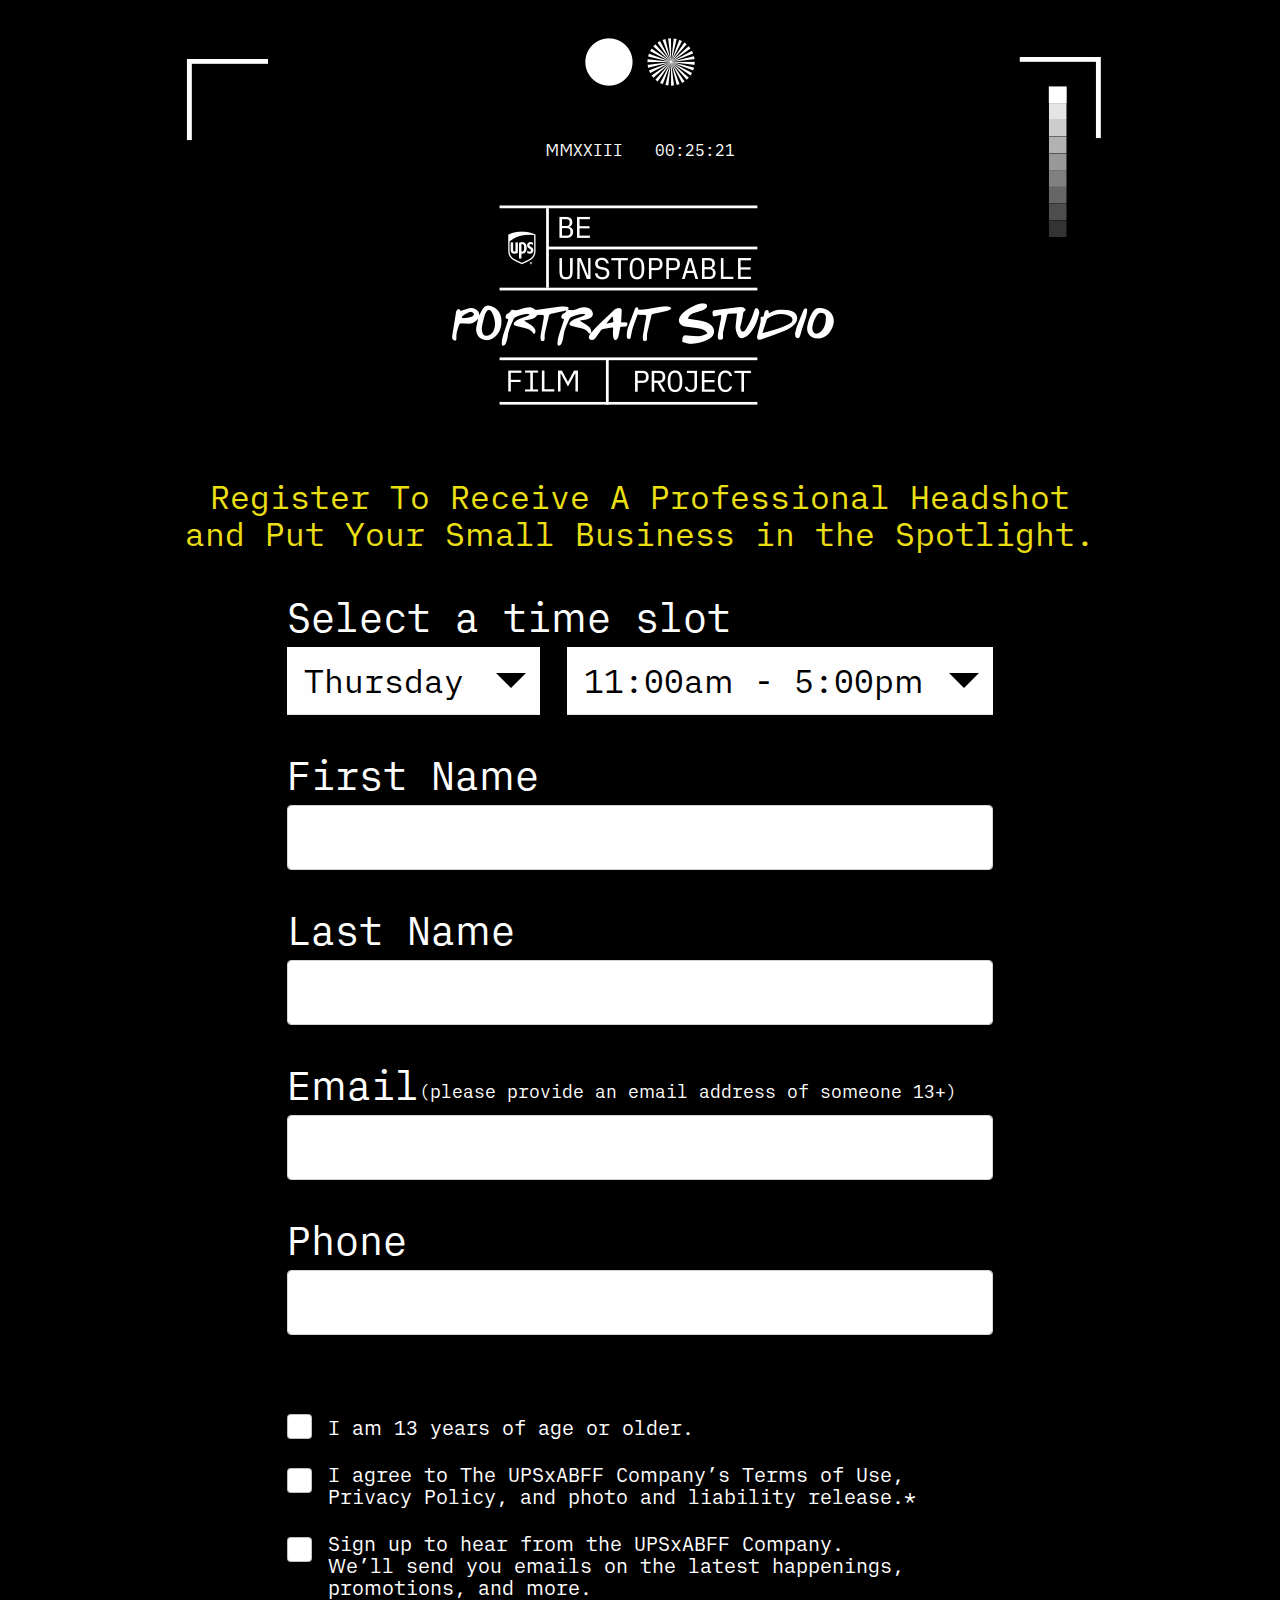
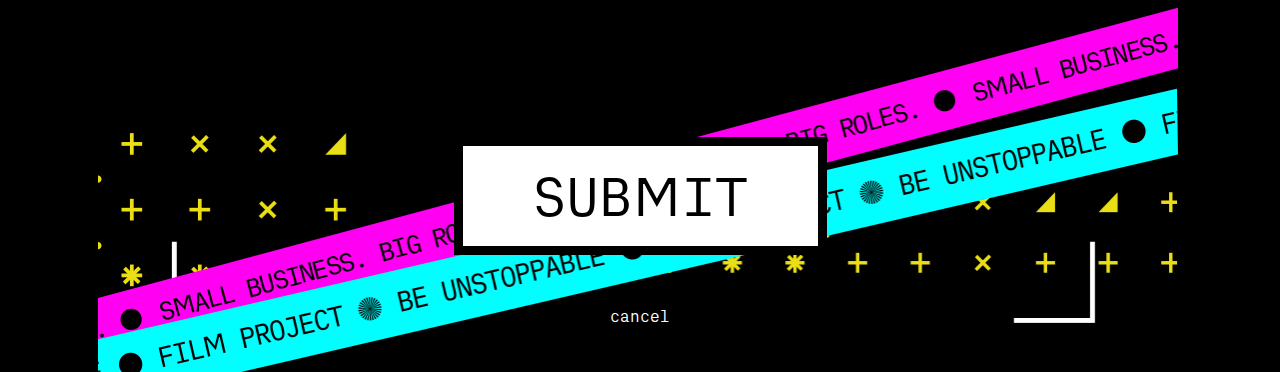
<file: index.html>
<!DOCTYPE html>
<html lang="en">

<head>
    <!-- Required meta tags -->
    <meta charset="utf-8" />
    <meta name="viewport" content="width=device-width, initial-scale=1" />

    <!-- Bootstrap CSS -->
    <link href="assets/css/bootstrap.min.css" rel="stylesheet" />
    <link href="assets/css/all.min.css" rel="stylesheet" />
    <link href="assets/css/fontawesome.css" rel="stylesheet" />
    <link href="assets/css/owl.carousel.min.css" rel="stylesheet" />
    <link href="assets/css/aos.css" rel="stylesheet" />
    <link href="assets/css/default.css" rel="stylesheet" />
    <link href="assets/css/style.css" rel="stylesheet" />
    <link href="assets/css/responsive.css" rel="stylesheet" />

    

    <title>Hello, world!</title>
</head>

<body>

    <!-- =================== HEADER AREA START ===================== -->

    <main>
        <!-- <img src="assets/img/body_bg.png" alt="" class="body_bg"> -->
        <!-- section start  -->
        <section class="form_section">
            <div class="container">
                <div class="row">

                    <div class="header_img">
                        <img src="assets/img/right_icon.png" alt="" class="left_img">
                        <img src="assets/img/circle_icon.png" alt="" class="circle_img">
                        <div class="logo_content">
                            <div class="logo_text">
                                <span>MMXXIII</span>
                                <span>00:25:21</span>
                            </div>
                            <img src="assets/img/logo.png" alt="" class="logo">
                        </div>
                        <img src="assets/img/left_icon.png" alt="" class="right_img">
                    </div>

                    <h2 class="form_title">
                        Register To Receive A Professional Headshot  <br>
                        and Put Your Small Business in the Spotlight.
                    </h2>

                    <form>

                        <div class="form-group mb_30">
                            <label for="fname">Select a time slot</label>
                            <div class="select_wrap">
                                <div class="custom-select select_group_1">
                                    <select>
                                        <option value="0">Thursday</option>
                                        <option value="1">Sunday</option>
                                        <option value="2">Monday</option>
                                        <option value="2">Wednesday</option>
                                        <option value="3">Tuesday</option>
                                        <option value="4">Saturday</option>
                                        <option value="5">friday</option>
                                    </select>
                                </div>
                                <div class="custom-select select_group_2">
                                    <select>
                                        <option value="0">11:00am - 5:00pm</option>
                                        <option value="1">12:00am - 6:00pm</option>
                                        <option value="2">10:00am - 3:00pm</option>
                                        <option value="2">11:00am - 5:00pm</option>
                                        <option value="2">11:00am - 5:00pm</option>
                                        <option value="2">11:00am - 5:00pm</option>
                                    </select>
                                </div>
                            </div>
                        </div>

                        <div class="form-group mb_30">
                            <label for="fname">First Name</label>
                            <input type="text" class="form-control" id="fname" placeholder="">
                        </div>
                        <div class="form-group mb_30">
                            <label for="lname">Last Name</label>
                            <input type="text" class="form-control" id="lname" placeholder="">
                        </div>
                        <div class="form-group mb_30">
                            <label for="email">Email 
                                <span class="small_text">(please provide an email address of someone 13+)</span>
                            </label>
                            <input type="email" class="form-control" id="email" placeholder="">
                        </div>
                        <div class="form-group mb_30 phone">
                            <label for="phone">Phone</label>
                            <input type="tel" class="form-control" id="phone" placeholder="">
                        </div>

                        <div class="form-group">
                            <div class="form-check">
                                <input class="form-check-input" type="checkbox" id="gridCheck1">
                                <label class="form-check-label" for="gridCheck1">
                                    I am 13 years of age or older.
                                </label>
                            </div>
                        </div>
                        <div class="form-group">
                            <div class="form-check">
                                <input class="form-check-input" type="checkbox" id="gridCheck2">
                                <label class="form-check-label" for="gridCheck2">
                                    I agree to The UPSxABFF Company’s Terms of Use, Privacy Policy, and photo and liability release.*
                                </label>
                            </div>
                        </div>
                        <div class="form-group">
                            <div class="form-check">
                                <input class="form-check-input" type="checkbox" id="gridCheck3">
                                <label class="form-check-label" for="gridCheck3">
                                    Sign up to hear from the UPSxABFF Company. <br>
                                    We’ll send you emails on the latest happenings, promotions, and more.
                                </label>
                            </div>
                        </div>
                      </form>
                    <div class="btns_group">
                        <a href="#" class="form_btn">Submit</a>
                        <a href="#" class="cancel_btn">cancel</a>
                    </div>

                    <div class="footer_img">
                        <img src="assets/img/footer_bg.png" alt="">
                    </div>
                </div>
            </div>
        </section>
    </main>

    <!-- =================== HEADER AREA END ===================== -->


    <script>
        var x, i, j, l, ll, selElmnt, a, b, c;
        /*look for any elements with the class "custom-select":*/
        x = document.getElementsByClassName("custom-select");
        l = x.length;
        for (i = 0; i < l; i++) {
          selElmnt = x[i].getElementsByTagName("select")[0];
          ll = selElmnt.length;
          /*for each element, create a new DIV that will act as the selected item:*/
          a = document.createElement("DIV");
          a.setAttribute("class", "select-selected");
          a.innerHTML = selElmnt.options[selElmnt.selectedIndex].innerHTML;
          x[i].appendChild(a);
          /*for each element, create a new DIV that will contain the option list:*/
          b = document.createElement("DIV");
          b.setAttribute("class", "select-items select-hide");
          for (j = 1; j < ll; j++) {
            /*for each option in the original select element,
            create a new DIV that will act as an option item:*/
            c = document.createElement("DIV");
            c.innerHTML = selElmnt.options[j].innerHTML;
            c.addEventListener("click", function(e) {
                /*when an item is clicked, update the original select box,
                and the selected item:*/
                var y, i, k, s, h, sl, yl;
                s = this.parentNode.parentNode.getElementsByTagName("select")[0];
                sl = s.length;
                h = this.parentNode.previousSibling;
                for (i = 0; i < sl; i++) {
                  if (s.options[i].innerHTML == this.innerHTML) {
                    s.selectedIndex = i;
                    h.innerHTML = this.innerHTML;
                    y = this.parentNode.getElementsByClassName("same-as-selected");
                    yl = y.length;
                    for (k = 0; k < yl; k++) {
                      y[k].removeAttribute("class");
                    }
                    this.setAttribute("class", "same-as-selected");
                    break;
                  }
                }
                h.click();
            });
            b.appendChild(c);
          }
          x[i].appendChild(b);
          a.addEventListener("click", function(e) {
              /*when the select box is clicked, close any other select boxes,
              and open/close the current select box:*/
              e.stopPropagation();
              closeAllSelect(this);
              this.nextSibling.classList.toggle("select-hide");
              this.classList.toggle("select-arrow-active");
            });
        }
        function closeAllSelect(elmnt) {
          /*a function that will close all select boxes in the document,
          except the current select box:*/
          var x, y, i, xl, yl, arrNo = [];
          x = document.getElementsByClassName("select-items");
          y = document.getElementsByClassName("select-selected");
          xl = x.length;
          yl = y.length;
          for (i = 0; i < yl; i++) {
            if (elmnt == y[i]) {
              arrNo.push(i)
            } else {
              y[i].classList.remove("select-arrow-active");
            }
          }
          for (i = 0; i < xl; i++) {
            if (arrNo.indexOf(i)) {
              x[i].classList.add("select-hide");
            }
          }
        }
        /*if the user clicks anywhere outside the select box,
        then close all select boxes:*/
        document.addEventListener("click", closeAllSelect);
        </script>


    <!-- Optional JavaScript; choose one of the two! -->
    <script src="assets/js/jquery.min.js"></script>
    <script src="assets/js/popper.js"></script>
    <script src="assets/js/bootstrap.min.js"></script>
    <script src="assets/js/owl.carousel.min.js"></script>
    <script src="assets/js/aos.js"></script>
    <script src="assets/js/main.js"></script>
</body>

</html>
</file>
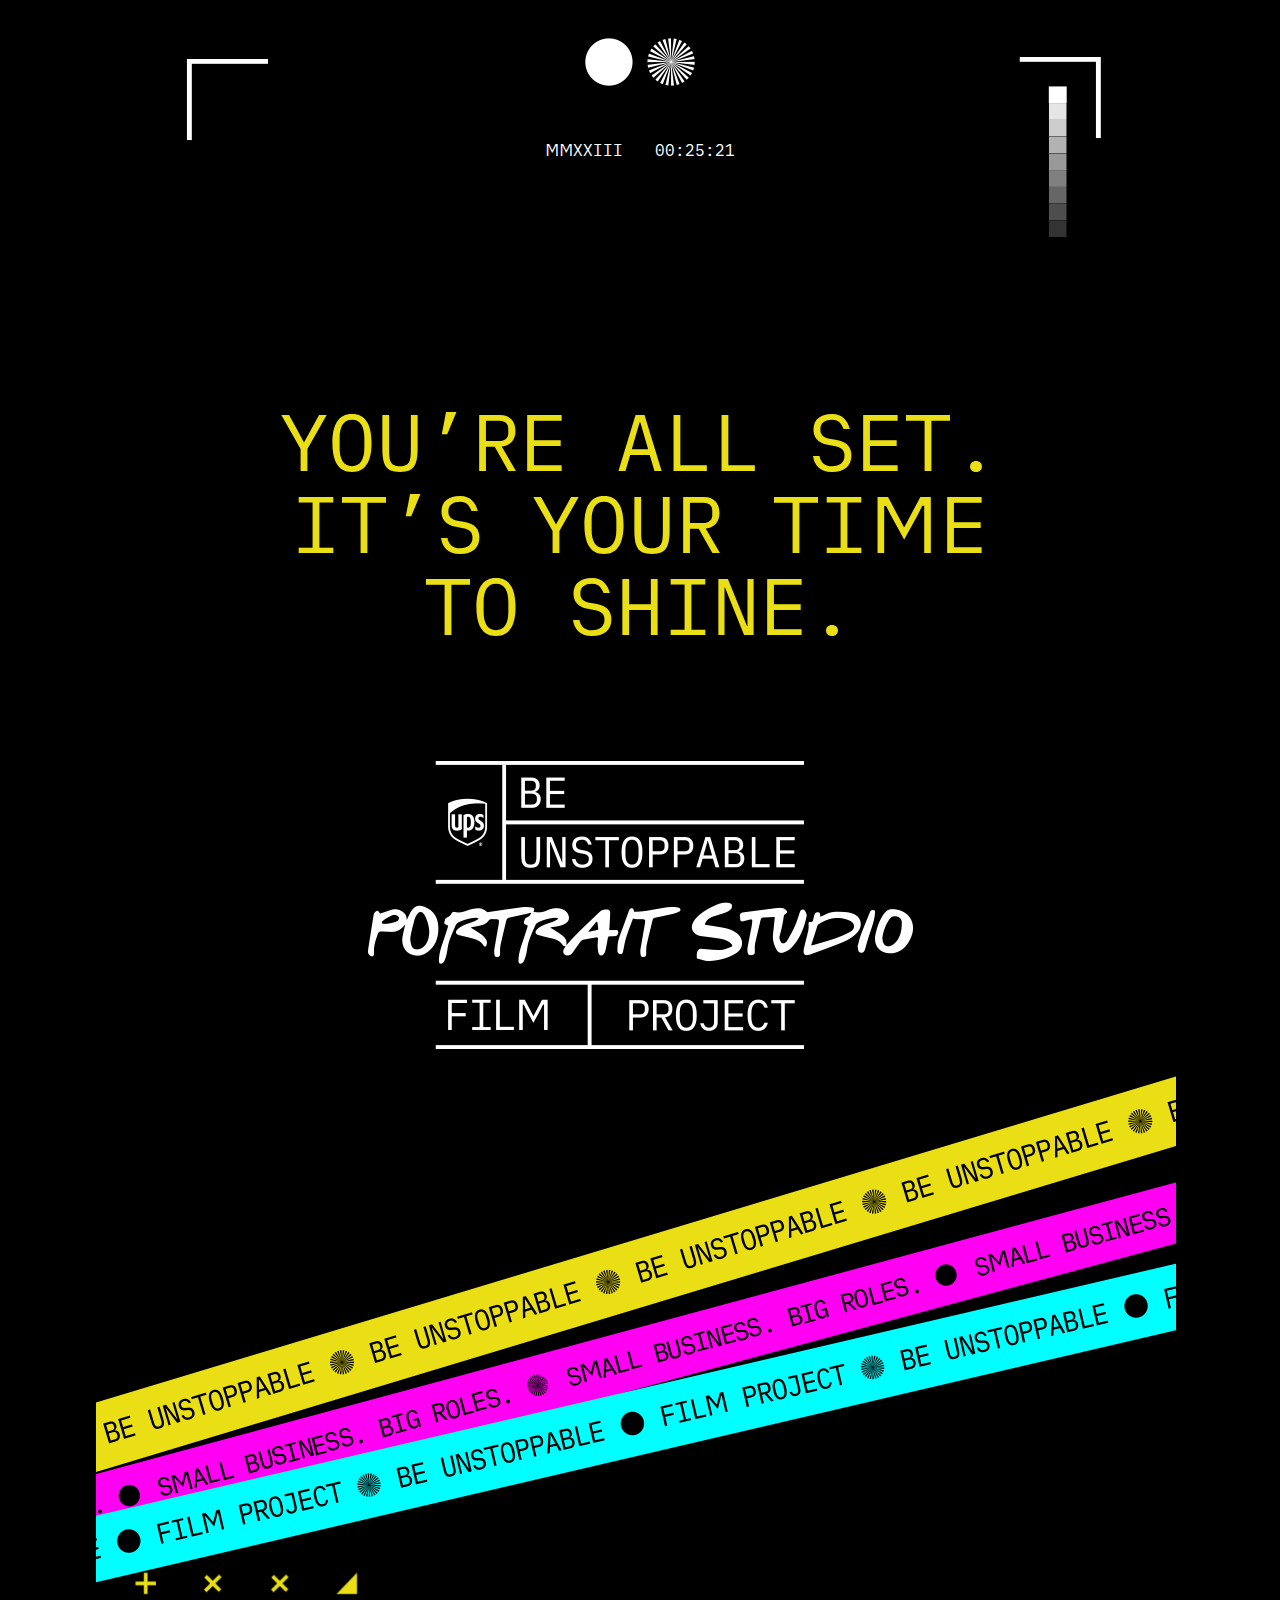
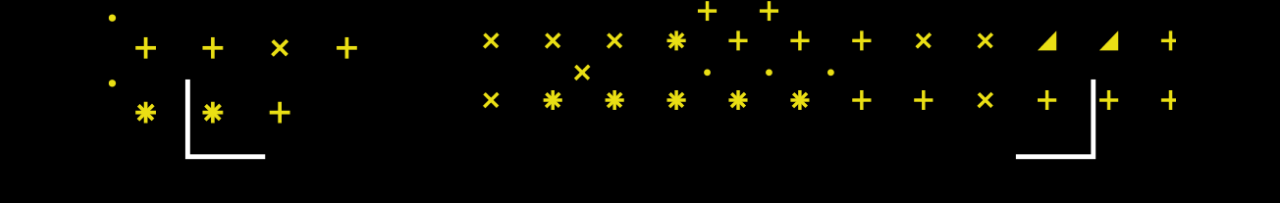
<file: studio.html>
<!DOCTYPE html>
<html lang="en">

<head>
    <!-- Required meta tags -->
    <meta charset="utf-8" />
    <meta name="viewport" content="width=device-width, initial-scale=1" />

    <!-- Bootstrap CSS -->
    <link href="assets/css/bootstrap.min.css" rel="stylesheet" />
    <link href="assets/css/all.min.css" rel="stylesheet" />
    <link href="assets/css/fontawesome.css" rel="stylesheet" />
    <link href="assets/css/owl.carousel.min.css" rel="stylesheet" />
    <link href="assets/css/aos.css" rel="stylesheet" />
    <link href="assets/css/default.css" rel="stylesheet" />
    <link href="assets/css/style.css" rel="stylesheet" />
    <link href="assets/css/responsive.css" rel="stylesheet" />

    

    <title>Hello, world!</title>
</head>

<body>

    <main>
        <!-- section start  -->
        <section class="studio_section">
            <div class="container">
                <div class="row">
                    <div class="header_img">
                        <img src="assets/img/right_icon.png" alt="" class="left_img">
                        <img src="assets/img/circle_icon.png" alt="" class="circle_img">
                        <div class="logo_content">
                            <div class="logo_text">
                                <span>MMXXIII</span>
                                <span>00:25:21</span>
                            </div>
                        </div>
                        <img src="assets/img/left_icon.png" alt="" class="right_img">
                    </div>

                    <h2 class="studio_title">
                        You’re All Set.
                        <span>
                            It’s Your Time <br> to Shine.
                        </span>
                    </h2>

                    <div class="studio_logo">
                        <img src="assets/img/studio_logo.png" alt="">
                    </div>
                </div>
                <div class="studio_line">
                    <img src="assets/img/studio_line.png" alt="">
                </div>
                <div class="studio_footer">
                    <img src="assets/img/studio_footer.png" alt="">
                </div>
            </div>
        </section>
    </main>


    <!-- Optional JavaScript; choose one of the two! -->
    <script src="assets/js/jquery.min.js"></script>
    <script src="assets/js/popper.js"></script>
    <script src="assets/js/bootstrap.min.js"></script>
    <script src="assets/js/owl.carousel.min.js"></script>
    <script src="assets/js/aos.js"></script>
    <script src="assets/js/main.js"></script>
</body>

</html>
</file>
<file: assets/css/default.css>
/* Deafult Margin & Padding */
/*-- Margin Top --*/
.mt-5 {
	margin-top: 5px;
}
.mt-10 {
	margin-top: 10px;
}
.mt-15 {
	margin-top: 15px;
}
.mt-20 {
	margin-top: 20px;
}
.mt-25 {
	margin-top: 25px;
}
.mt-30 {
	margin-top: 30px;
}
.mt-35 {
	margin-top: 35px;
}
.mt-40 {
	margin-top: 40px;
}
.mt-45 {
	margin-top: 45px;
}
.mt-50 {
	margin-top: 50px;
}
.mt-55 {
	margin-top: 55px;
}
.mt-60 {
	margin-top: 60px;
}
.mt-65 {
	margin-top: 65px;
}
.mt-70 {
	margin-top: 70px;
}
.mt-75 {
	margin-top: 75px;
}
.mt-80 {
	margin-top: 80px;
}
.mt-85 {
	margin-top: 85px;
}
.mt-90 {
	margin-top: 90px;
}
.mt-95 {
	margin-top: 95px;
}
.mt-100 {
	margin-top: 100px;
}
.mt-105 {
	margin-top: 105px;
}
.mt-110 {
	margin-top: 110px;
}
.mt-115 {
	margin-top: 115px;
}
.mt-120 {
	margin-top: 120px;
}
.mt-125 {
	margin-top: 125px;
}
.mt-130 {
	margin-top: 130px;
}
.mt-135 {
	margin-top: 135px;
}
.mt-140 {
	margin-top: 140px;
}
.mt-145 {
	margin-top: 145px;
}
.mt-150 {
	margin-top: 150px;
}
.mt-155 {
	margin-top: 155px;
}
.mt-160 {
	margin-top: 160px;
}
.mt-165 {
	margin-top: 165px;
}
.mt-170 {
	margin-top: 170px;
}
.mt-175 {
	margin-top: 175px;
}
.mt-180 {
	margin-top: 180px;
}
.mt-185 {
	margin-top: 185px;
}
.mt-190 {
	margin-top: 190px;
}
.mt-195 {
	margin-top: 195px;
}
.mt-200 {
	margin-top: 200px;
}
/*-- Margin Bottom --*/

.mb-5 {
	margin-bottom: 5px;
}
.mb-10 {
	margin-bottom: 10px;
}
.mb-15 {
	margin-bottom: 15px;
}
.mb-20 {
	margin-bottom: 20px;
}
.mb-25 {
	margin-bottom: 25px;
}
.mb-30 {
	margin-bottom: 30px;
}
.mb-35 {
	margin-bottom: 35px;
}
.mb-40 {
	margin-bottom: 40px;
}
.mb-45 {
	margin-bottom: 45px;
}
.mb-50 {
	margin-bottom: 50px;
}
.mb-55 {
	margin-bottom: 55px;
}
.mb-60 {
	margin-bottom: 60px;
}
.mb-65 {
	margin-bottom: 65px;
}
.mb-70 {
	margin-bottom: 70px;
}
.mb-75 {
	margin-bottom: 75px;
}
.mb-80 {
	margin-bottom: 80px;
}
.mb-85 {
	margin-bottom: 85px;
}
.mb-90 {
	margin-bottom: 90px;
}
.mb-95 {
	margin-bottom: 95px;
}
.mb-100 {
	margin-bottom: 100px;
}
.mb-105 {
	margin-bottom: 105px;
}
.mb-110 {
	margin-bottom: 110px;
}
.mb-115 {
	margin-bottom: 115px;
}
.mb-120 {
	margin-bottom: 120px;
}
.mb-125 {
	margin-bottom: 125px;
}
.mb-130 {
	margin-bottom: 130px;
}
.mb-135 {
	margin-bottom: 135px;
}
.mb-140 {
	margin-bottom: 140px;
}
.mb-145 {
	margin-bottom: 145px;
}
.mb-150 {
	margin-bottom: 150px;
}
.mb-155 {
	margin-bottom: 155px;
}
.mb-160 {
	margin-bottom: 160px;
}
.mb-165 {
	margin-bottom: 165px;
}
.mb-170 {
	margin-bottom: 170px;
}
.mb-175 {
	margin-bottom: 175px;
}
.mb-180 {
	margin-bottom: 180px;
}
.mb-185 {
	margin-bottom: 185px;
}
.mb-190 {
	margin-bottom: 190px;
}
.mb-195 {
	margin-bottom: 195px;
}
.mb-200 {
	margin-bottom: 200px;
}
/*-- Padding Top --*/

.pt-5 {
	padding-top: 5px;
}
.pt-10 {
	padding-top: 10px;
}
.pt-15 {
	padding-top: 15px;
}
.pt-20 {
	padding-top: 20px;
}
.pt-25 {
	padding-top: 25px;
}
.pt-30 {
	padding-top: 30px;
}
.pt-35 {
	padding-top: 35px;
}
.pt-40 {
	padding-top: 40px;
}
.pt-45 {
	padding-top: 45px;
}
.pt-50 {
	padding-top: 50px;
}
.pt-55 {
	padding-top: 55px;
}
.pt-60 {
	padding-top: 60px;
}
.pt-65 {
	padding-top: 65px;
}
.pt-70 {
	padding-top: 70px;
}
.pt-75 {
	padding-top: 75px;
}
.pt-80 {
	padding-top: 80px;
}
.pt-85 {
	padding-top: 85px;
}
.pt-90 {
	padding-top: 90px;
}
.pt-95 {
	padding-top: 95px;
}
.pt-100 {
	padding-top: 100px;
}
.pt-105 {
	padding-top: 105px;
}
.pt-110 {
	padding-top: 110px;
}
.pt-115 {
	padding-top: 115px;
}
.pt-120 {
	padding-top: 120px;
}
.pt-125 {
	padding-top: 125px;
}
.pt-130 {
	padding-top: 130px;
}
.pt-135 {
	padding-top: 135px;
}
.pt-140 {
	padding-top: 140px;
}
.pt-145 {
	padding-top: 145px;
}
.pt-150 {
	padding-top: 150px;
}
.pt-155 {
	padding-top: 155px;
}
.pt-160 {
	padding-top: 160px;
}
.pt-165 {
	padding-top: 165px;
}
.pt-170 {
	padding-top: 170px;
}
.pt-175 {
	padding-top: 175px;
}
.pt-180 {
	padding-top: 180px;
}
.pt-185 {
	padding-top: 185px;
}
.pt-190 {
	padding-top: 190px;
}
.pt-195 {
	padding-top: 195px;
}
.pt-200 {
	padding-top: 200px;
}
/*-- Padding Bottom --*/

.pb-5 {
	padding-bottom: 5px;
}
.pb-10 {
	padding-bottom: 10px;
}
.pb-15 {
	padding-bottom: 15px;
}
.pb-20 {
	padding-bottom: 20px;
}
.pb-25 {
	padding-bottom: 25px;
}
.pb-30 {
	padding-bottom: 30px;
}
.pb-35 {
	padding-bottom: 35px;
}
.pb-40 {
	padding-bottom: 40px;
}
.pb-45 {
	padding-bottom: 45px;
}
.pb-50 {
	padding-bottom: 50px;
}
.pb-55 {
	padding-bottom: 55px;
}
.pb-60 {
	padding-bottom: 60px;
}
.pb-65 {
	padding-bottom: 65px;
}
.pb-70 {
	padding-bottom: 70px;
}
.pb-75 {
	padding-bottom: 75px;
}
.pb-80 {
	padding-bottom: 80px;
}
.pb-85 {
	padding-bottom: 85px;
}
.pb-90 {
	padding-bottom: 90px;
}
.pb-95 {
	padding-bottom: 95px;
}
.pb-100 {
	padding-bottom: 100px;
}
.pb-105 {
	padding-bottom: 105px;
}
.pb-110 {
	padding-bottom: 110px;
}
.pb-115 {
	padding-bottom: 115px;
}
.pb-120 {
	padding-bottom: 120px;
}
.pb-125 {
	padding-bottom: 125px;
}
.pb-130 {
	padding-bottom: 130px;
}
.pb-135 {
	padding-bottom: 135px;
}
.pb-140 {
	padding-bottom: 140px;
}
.pb-145 {
	padding-bottom: 145px;
}
.pb-150 {
	padding-bottom: 150px;
}
.pb-155 {
	padding-bottom: 155px;
}
.pb-160 {
	padding-bottom: 160px;
}
.pb-165 {
	padding-bottom: 165px;
}
.pb-170 {
	padding-bottom: 170px;
}
.pb-175 {
	padding-bottom: 175px;
}
.pb-180 {
	padding-bottom: 180px;
}
.pb-185 {
	padding-bottom: 185px;
}
.pb-190 {
	padding-bottom: 190px;
}
.pb-195 {
	padding-bottom: 195px;
}
.pb-200 {
	padding-bottom: 200px;
}
/* Background Color */

.gray-bg {
	background: #f6f6f6;
}
.white-bg {
	background: #fff;
}
.black-bg {
	background: #222;
}
/* Color */

.white {
	color: #fff;
}
.black {
	color: #222;
}
/* black overlay */

[data-overlay] {
	position: relative;
}
[data-overlay]::before {
	background: #000 none repeat scroll 0 0;
	content: "";
	height: 100%;
	left: 0;
	position: absolute;
	top: 0;
	width: 100%;
	z-index: 1;
}
[data-overlay="3"]::before {
	opacity: 0.3;
}
[data-overlay="4"]::before {
	opacity: 0.4;
}
[data-overlay="5"]::before {
	opacity: 0.5;
}
[data-overlay="6"]::before {
	opacity: 0.6;
}
[data-overlay="7"]::before {
	opacity: 0.7;
}
[data-overlay="8"]::before {
	opacity: 0.8;
}
[data-overlay="9"]::before {
	opacity: 0.9;
}
</file>
<file: assets/css/style.css>
/* Base CSS */

* {
  box-sizing: border-box;
  margin: 0;
  padding: 0;
}

.alignleft {
  float: left;
  margin-right: 15px;
}

.alignright {
  float: right;
  margin-left: 15px;
}

.aligncenter {
  display: block;
  margin: 0 auto 15px;
}

a:focus {
  outline: 0 solid;
}

img {
  max-width: 100%;
  height: auto;
}

h1,
h2,
h3,
h4,
h5,
h6 {
  margin: 0 0 15px;
  color: #07171d;
}

body {
  background-color: #000;
  font-weight: 400;
  font-family: "BUD";
  color: #fefefe;
}

.selector-for-some-widget {
  box-sizing: content-box;
}

li {
  list-style: none;
}

a {
  text-decoration: none;
}

ul {
  margin: 0;
  padding: 0;
}

a:hover {
  text-decoration: none;
}

a,
button,
input,
textarea {
  outline: none !important;
}

.section-padding {
  padding: 80px 0;
}

.container {
  max-width: 1080px;
  width: 100%;
  /* background: #000; */
  /* padding: 40px 70px; */
}

section {
  overflow: hidden;
}

/* custom font  */

@font-face {
  font-family: "BUD";
  src: url(../fonts/BUDuospace-Regular.otf);
}

/* font-family: "BUD", sans-serif; */

.form_section form {
  max-width: 730px;
  width: 100%;
  margin: 0 auto;
}

.mb_30 {
  margin-bottom: 30px;
}

.phone {
  margin-bottom: 75px;
}

.mb_15 {
  margin-bottom: 15px;
}

.header_img {
  position: relative;
}

.left_img {
  position: absolute;
  top: 48px;
  left: 70px;
}

.circle_img {
  position: absolute;
  left: 50%;
  top: 34px;
  transform: translateX(-50%);
}

.right_img {
  position: absolute;
  right: 70px;
  top: 48px;
}

.logo_content {
  display: flex;
  flex-direction: column;
  width: max-content;
  margin-inline: auto;
  text-align: center;
  padding-top: 100px;
}

.logo_text {
  display: flex;
  align-items: center;
  justify-content: center;
  gap: 32px;
  margin: 38px 0;
}

.form-group label {
  font-size: 40px;
  width: max-content;
  display: flex;
  align-items: end;
}

.form-control {
  height: 65px;
}

.form-check-input {
  width: 25px;
  height: 25px;
  margin-right: 16px;
}

.form_section .form-check {
  display: flex;
  margin-bottom: 25px;
}

.form_section .form-check .form-check-input {
  flex-shrink: 0;
}

.form_section .form-check-label {
  font-size: 20px;
  line-height: 1.1;
}

.small_text {
  font-size: 18px;
  display: inline-block;
  margin-bottom: 10px;
}

.form_title {
  color: #eadf14;
  text-align: center;
  font-size: 33px;
  line-height: 37px;
  margin-bottom: 35px;
  margin-top: 65px;
}

/* .body_bg{
    position: absolute;
    top: 0;
    bottom: 0;
    z-index: -1;
    transform: translateX(-50%);
    left: 50%;
    min-height: 1920px;
    object-fit: cover;
} */

/* .form_section{
    padding-top: 438px;
} */

.btns_group {
  display: flex;
  flex-direction: column;
  width: max-content;
  margin-inline: auto;
  justify-content: center;
  align-items: center;
  margin-top: 113px;
}

.form_btn {
  display: block;
  text-transform: uppercase;
  padding: 9px 70px;
  border: 2px solid #07171d;
  font-size: 55px;
  background: #fff;
  color: #000;
  border: 9px solid #000;
  transition: all 0.3s;
  /* width: max-content; */
  /* margin-inline: auto; */
}

.form_btn:hover {
  background: #eadf14;
  color: #000;
}

.cancel_btn {
  padding: 9px 80px;
  color: #fefefe;
  margin-top: 40px;
  margin-bottom: 35px;
  display: inline-block;
  transition: all 0.3s;
}

.cancel_btn:hover {
  color: #eadf14;
}

.select_wrap {
  display: flex;
  gap: 27px;
}

.select_group_1 {
  max-width: 253px;
  width: 100%;
}
.select_group_2 {
  width: 100%;
}

.form_section .container {
  position: relative;
}

.footer_img img {
  position: absolute;
  bottom: 0px;
  left: -2px;
  z-index: -1;
}

/* ========== */

.custom-select {
  position: relative;
  font-size: 33px;
}

.custom-select select {
  display: none; /*hide original SELECT element:*/
}

.select-selected {
  background-color: #fefefe;
  color: #000 !important;
}

/*style the arrow inside the select element:*/
.select-selected:after {
  position: absolute;
  content: "";
  top: 26px;
  right: 14px;
  width: 0;
  height: 0;
  border: 15px solid transparent;
  border-color: #000 transparent transparent transparent;
}

/*point the arrow upwards when the select box is open (active):*/
.select-selected.select-arrow-active:after {
  border-color: transparent transparent #fff transparent;
  top: 7px;
}

/*style the items (options), including the selected item:*/
.select-items div,
.select-selected {
  color: #000;
  padding: 8px 16px;
  border: 1px solid transparent;
  border-color: transparent transparent rgba(0, 0, 0, 0.1) transparent;
  cursor: pointer;
  user-select: none;
}

/*style items (options):*/
.select-items {
  position: absolute;
  background-color: #fff;
  top: 100%;
  left: 0;
  right: 0;
  z-index: 99;
}

/*hide the items when the select box is closed:*/
.select-hide {
  display: none;
}

.select-items div:hover,
.same-as-selected {
  background-color: rgba(0, 0, 0, 0.1);
}

/* ========== */

/* ************** STUDIO PARt CSS start********************** */

.studio_title {
    color: #eadf14;
    text-align: center;
    font-size: 80px;
    line-height: 82px;
    text-transform: uppercase;
}

.studio_title span{
    display: block;
}

.studio_logo{
    width: max-content;
    margin-inline: auto;
    padding-bottom: 754px;
}

.studio_title {
    margin-top: 200px;
    margin-bottom: 115px;
}

.studio_section .container{
    position: relative;
}

.studio_line img {
    position: absolute;
    bottom: 220px;
    width: 100%;
    z-index: 1;
    left: -4px;
}

.studio_footer img{
    position: absolute;
    bottom: 0;
    left: -4px;
}
</file>
<file: assets/css/responsive.css>
/* XL Device :1200px. */

@media (min-width: 1200px) and (max-width: 1449px) {}


/* LG Device :992px. */

@media (min-width: 992px) and (max-width: 1200px) {}


/* MD Device :768px. */

@media (min-width: 768px) and (max-width: 991px) {

    /*=============== index. html part css start ============== */

    .form_title {
        font-size: 25px;
    }


    /*============= studio part css start =========== */
    .studio_logo {
        padding-bottom: 625px;
    }

    .studio_title {
        font-size: 64px;
        line-height: 1.2;
    }

    .studio_title {
        margin-top: 125px;
    }

}


/* SM Small Device :320px. */

@media only screen and (min-width: 320px) and (max-width: 767px) {
    span.small_text {
        display: none;
    }
    
    .select_wrap {
        flex-direction: column;
        width: 100%;
    }
    
    .select-selected {
        width: 100%;
    }
    
    .custom-select.select_group_1 {
        max-width: 100%;
    }
    
    .form-group label {
        font-size: 18px;
    }
    
    .form-control {
        height: 40px;
    }
    
    input#fname {}
    
    .custom-select {
        font-size: 16px;
    }
    
    .select-selected:after {
        top: 16px;
        border-width: 11px;
    }
    
    .form_title {
        font-size: 18px;
        line-height: 1.4;
        margin-top: 38px
    }
    
    .form_title br {
        display: none;
    }
    
    .container {
        padding: 0 20px;
    }
    
    .form-check-input {
        width: 16px;
        height: 16px;
    }
    
    .form_section .form-check-label {
        font-size: 14px;
    }
    
    .form_section .form-check-label br {
        display: none;
    }
    
    .phone {
        margin-bottom: 40px !important;
    }
    
    .form_btn {
        font-size: 24px;
        border-width: 4px;
    }
    
    .btns_group {
        margin-top: 50px;
    }
    /* .body_bg {
        scale: .9;
        top: -75px;
        left: 44%;
    } */

    .cancel_btn{
        color: #000;
        background: #eadf14;
        padding: 11px 35px;
    }
    .left_img {
        left: 0;
        max-width: 35px;
        top: 30px;
    }
    
    .right_img {
        right: 0px;
        max-width: 35px;
        top: 30px;
    }
    
    .circle_img {
        max-width: 80px;
        top: 20px;
    }
    
    .logo {
        max-width: 275px;
    }

    .mb_30{
        margin-bottom: 20px;
    }
    .form_section .form-check {
        margin-bottom: 15px;
    }

    .logo_content {
        padding-top: 64px;
    }
    .logo_text{
        margin: 20px 0;
    }



    /* ========== studio part css start ============ */
    .studio_logo {
        padding-bottom: 272px;
    }
    
    .studio_title {
        font-size: 28px;
        line-height: 1.2;
        margin-top: 40px;
        margin-bottom: 57px;
        max-width: 320px;
        margin-inline: auto;
    }

    .studio_logo img {
        scale: 0.9;
    }
    
    .studio_line img {
        bottom: 75px;
    }


}


/* SM Small Device :550px. */

@media only screen and (min-width: 576px) and (max-width: 767px) {}
</file>
